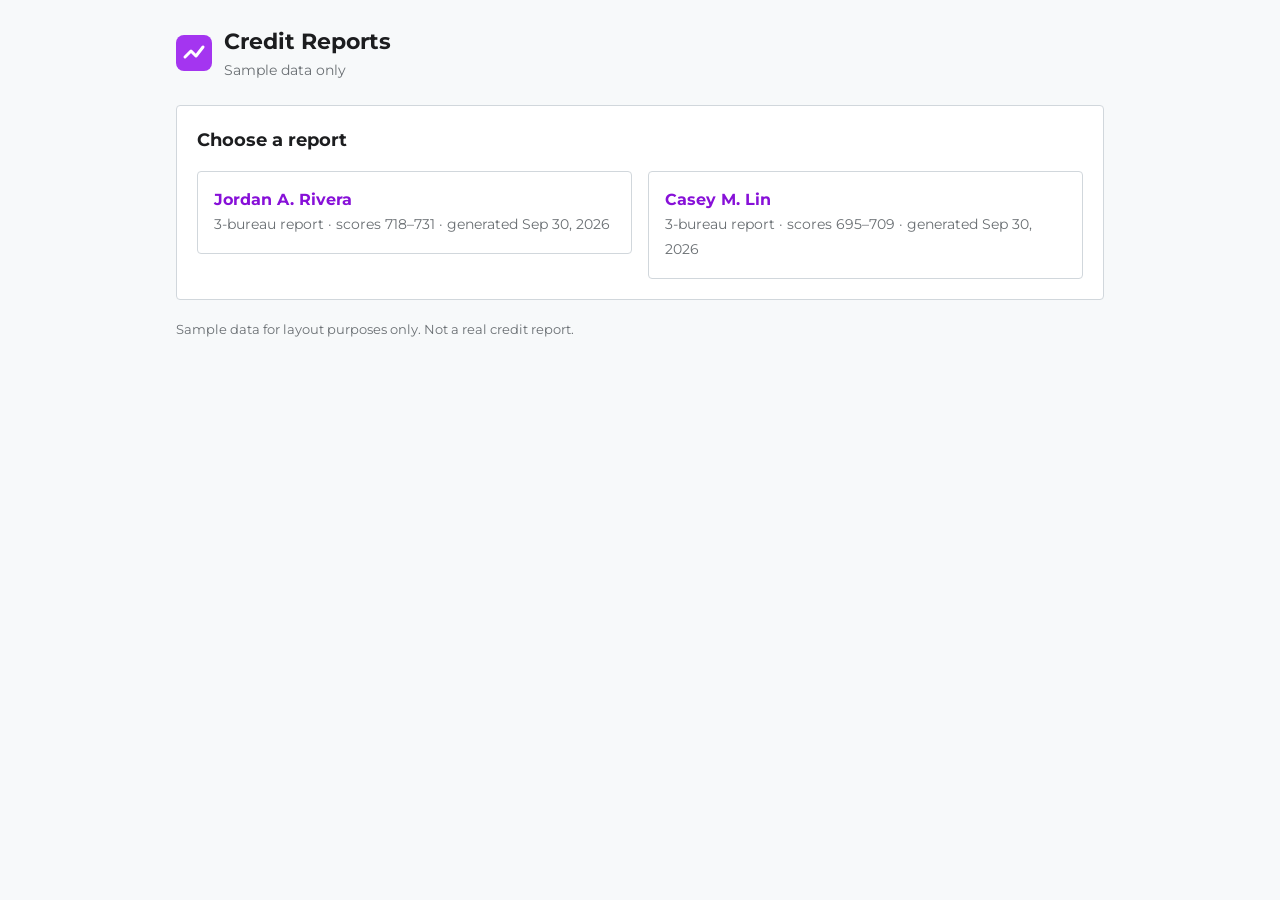
<file: index.html>
<!DOCTYPE html>
<html lang="en">
<head>
<meta charset="utf-8">
<meta name="viewport" content="width=device-width, initial-scale=1">
<title>Credit Reports (SAMPLE DATA)</title>
<link rel="preconnect" href="https://fonts.googleapis.com">
<link rel="preconnect" href="https://fonts.gstatic.com" crossorigin>
<link href="https://fonts.googleapis.com/css2?family=Montserrat:wght@400;600;700&display=swap" rel="stylesheet">
<link rel="stylesheet" href="css/report.css">
</head>
<body>
<div class="wrap">
<header class="top">
  <img src="assets/logo.svg" alt="" width="36" height="36">
  <div><h1>Credit Reports</h1><p>Sample data only</p></div>
</header>
<main>
<section>
  <h2>Choose a report</h2>
  <!-- To add a report, copy one <li> and change the link and text. -->
  <ul class="reports">
    <li><a href="report-1.html"><strong>Jordan A. Rivera</strong><span>3-bureau report · scores 718–731 · generated Sep 30, 2026</span></a></li>
    <li><a href="report-2.html"><strong>Casey M. Lin</strong><span>3-bureau report · scores 695–709 · generated Sep 30, 2026</span></a></li>
  </ul>
</section>
</main>
<footer><p>Sample data for layout purposes only. Not a real credit report.</p></footer>
</div>
</body>
</html>
</file>
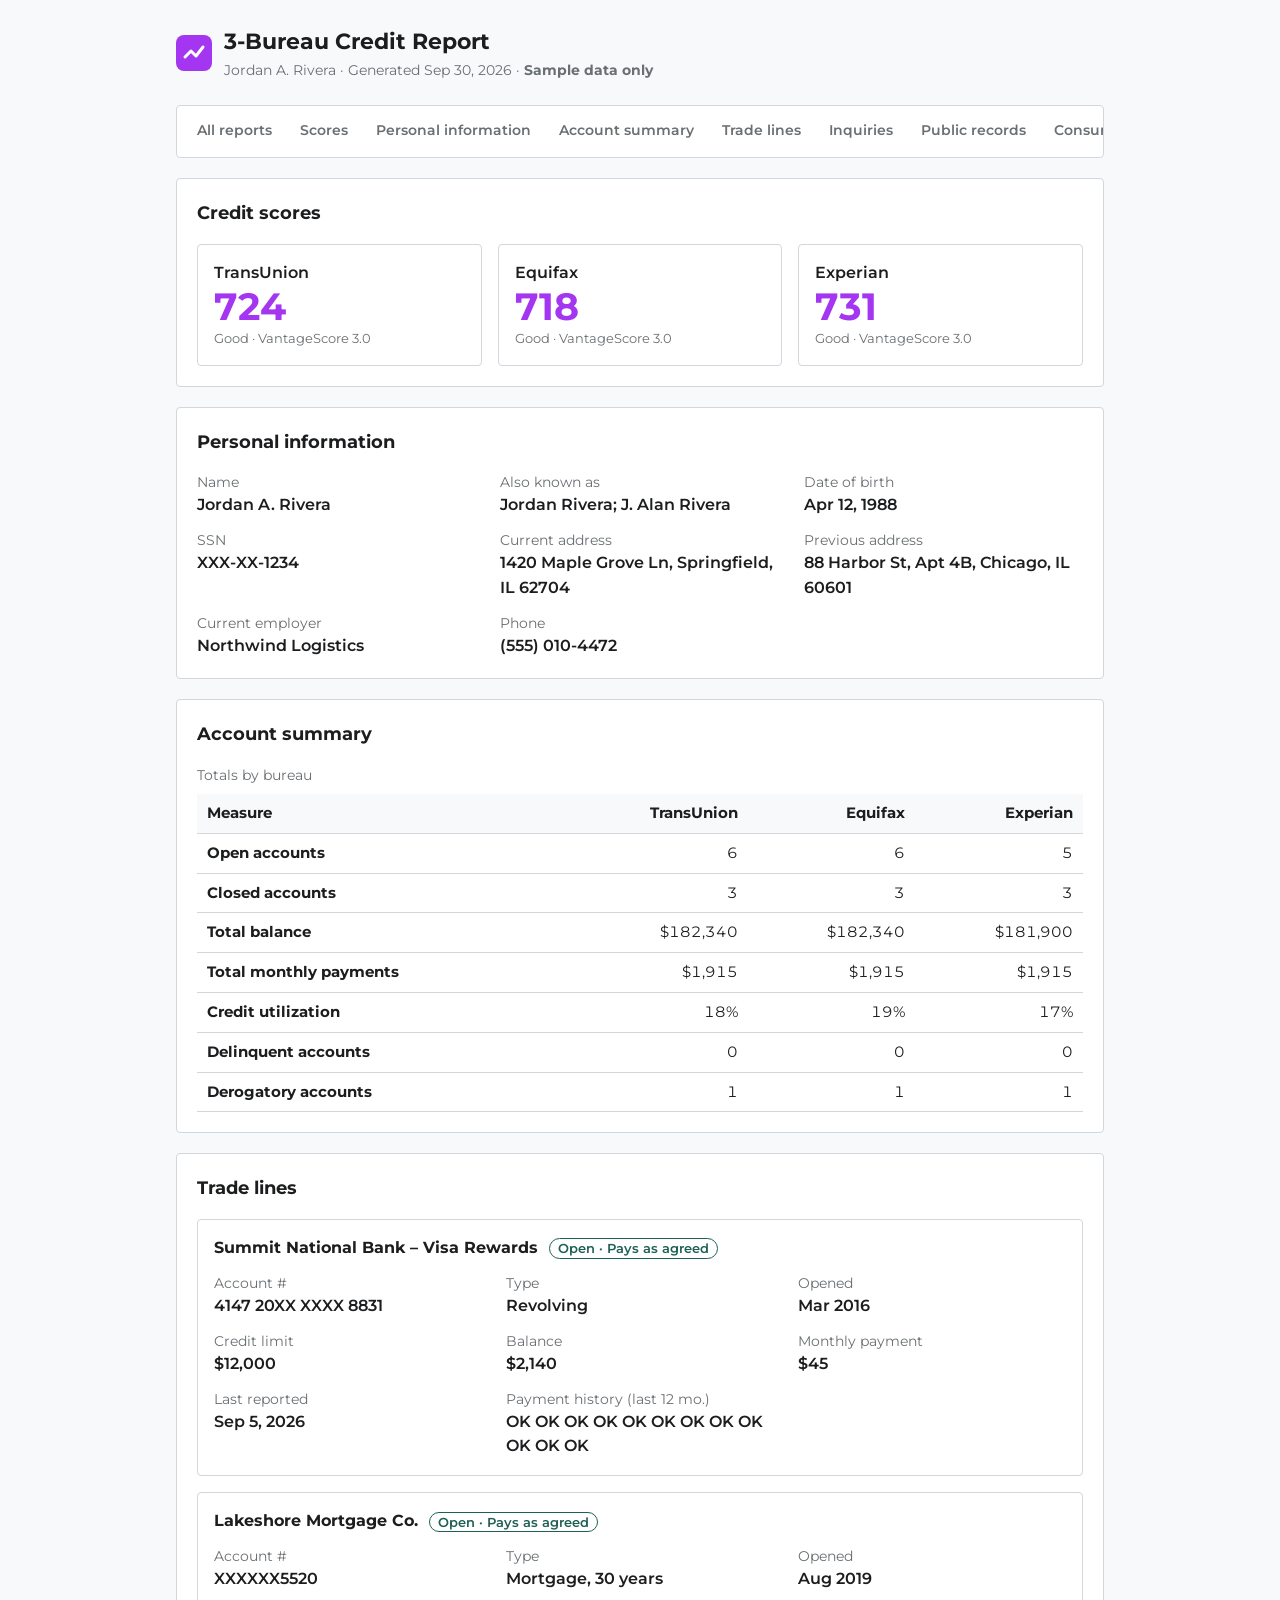
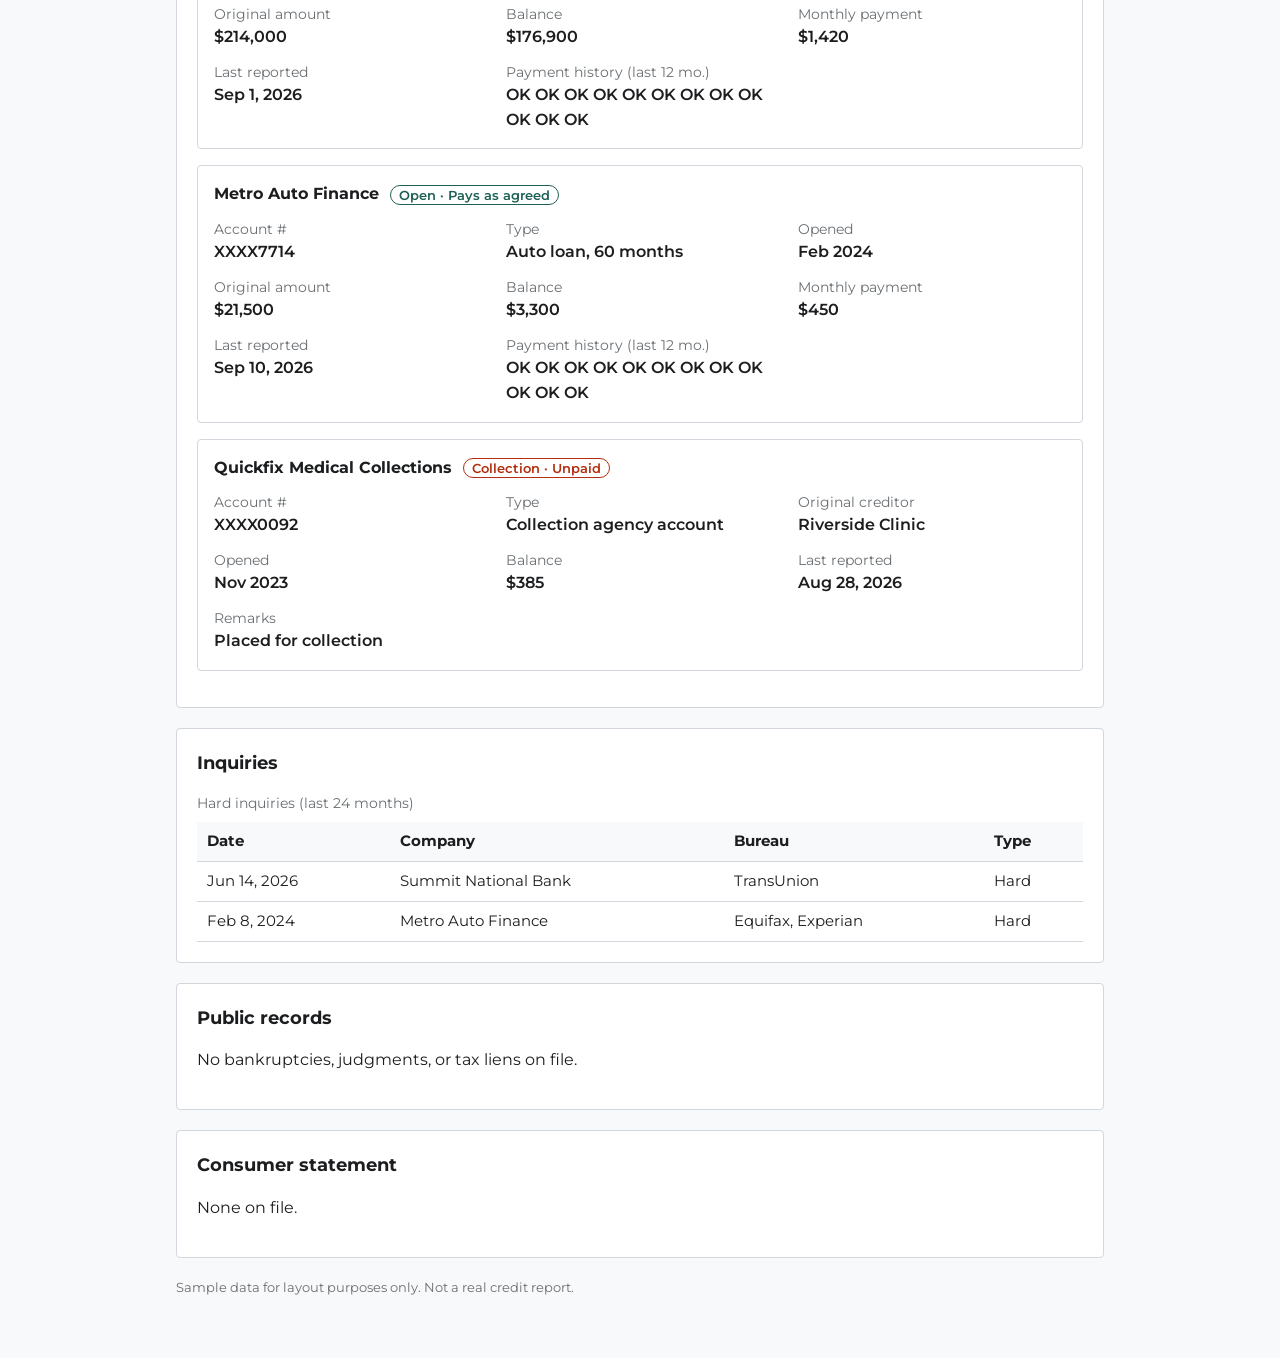
<file: report-1.html>
<!DOCTYPE html>
<html lang="en">
<head>
<meta charset="utf-8">
<meta name="viewport" content="width=device-width, initial-scale=1">
<title>Credit Report – Jordan A. Rivera (SAMPLE DATA)</title>
<link rel="preconnect" href="https://fonts.googleapis.com">
<link rel="preconnect" href="https://fonts.gstatic.com" crossorigin>
<!-- Montserrat from Google Fonts; falls back to system fonts if offline. To self-host, replace with an @font-face rule. -->
<link href="https://fonts.googleapis.com/css2?family=Montserrat:wght@400;600;700&display=swap" rel="stylesheet">
<link rel="stylesheet" href="css/report.css">
</head>
<body>
<div class="wrap">
<!-- HEADER: report title + generation info -->
<header class="top">
  <img src="assets/logo.svg" alt="" width="36" height="36">
  <div><h1>3-Bureau Credit Report</h1>
  <p>Jordan A. Rivera · Generated <time datetime="2026-09-30">Sep 30, 2026</time> · <strong>Sample data only</strong></p></div>
</header>
<nav aria-label="Report sections"><ul>
  <li><a href="index.html">All reports</a></li>
  <li><a href="#scores">Scores</a></li><li><a href="#personal">Personal information</a></li><li><a href="#summary">Account summary</a></li>
  <li><a href="#tradelines">Trade lines</a></li><li><a href="#inquiries">Inquiries</a></li><li><a href="#public">Public records</a></li><li><a href="#statement">Consumer statement</a></li>
</ul></nav>
<main>

<!-- SECTION: SCORES. One .score block per bureau. -->
<section id="scores"><h2>Credit scores</h2>
<div class="scores">
  <div class="score"><span class="bureau">TransUnion</span><span class="num">724</span><small>Good · VantageScore 3.0</small></div>
  <div class="score"><span class="bureau">Equifax</span><span class="num">718</span><small>Good · VantageScore 3.0</small></div>
  <div class="score"><span class="bureau">Experian</span><span class="num">731</span><small>Good · VantageScore 3.0</small></div>
</div></section>

<!-- SECTION: PERSONAL INFORMATION. Add or remove <dt>/<dd> pairs freely. -->
<section id="personal"><h2>Personal information</h2>
<dl>
  <div><dt>Name</dt><dd>Jordan A. Rivera</dd></div>
  <div><dt>Also known as</dt><dd>Jordan Rivera; J. Alan Rivera</dd></div>
  <div><dt>Date of birth</dt><dd><time datetime="1988-04-12">Apr 12, 1988</time></dd></div>
  <div><dt>SSN</dt><dd>XXX-XX-1234</dd></div>
  <div><dt>Current address</dt><dd>1420 Maple Grove Ln, Springfield, IL 62704</dd></div>
  <div><dt>Previous address</dt><dd>88 Harbor St, Apt 4B, Chicago, IL 60601</dd></div>
  <div><dt>Current employer</dt><dd>Northwind Logistics</dd></div>
  <div><dt>Phone</dt><dd>(555) 010-4472</dd></div>
</dl></section>

<!-- SECTION: ACCOUNT SUMMARY -->
<section id="summary"><h2>Account summary</h2>
<div class="tw"><table><caption>Totals by bureau</caption>
<thead><tr><th scope="col">Measure</th><th scope="col" class="n">TransUnion</th><th scope="col" class="n">Equifax</th><th scope="col" class="n">Experian</th></tr></thead>
<tbody>
<tr><th scope="row">Open accounts</th><td class="n">6</td><td class="n">6</td><td class="n">5</td></tr>
<tr><th scope="row">Closed accounts</th><td class="n">3</td><td class="n">3</td><td class="n">3</td></tr>
<tr><th scope="row">Total balance</th><td class="n">$182,340</td><td class="n">$182,340</td><td class="n">$181,900</td></tr>
<tr><th scope="row">Total monthly payments</th><td class="n">$1,915</td><td class="n">$1,915</td><td class="n">$1,915</td></tr>
<tr><th scope="row">Credit utilization</th><td class="n">18%</td><td class="n">19%</td><td class="n">17%</td></tr>
<tr><th scope="row">Delinquent accounts</th><td class="n">0</td><td class="n">0</td><td class="n">0</td></tr>
<tr><th scope="row">Derogatory accounts</th><td class="n">1</td><td class="n">1</td><td class="n">1</td></tr>
</tbody></table></div></section>

<!-- SECTION: TRADE LINES. Copy one <article class="tradeline"> block per account. -->
<section id="tradelines"><h2>Trade lines</h2>

<article class="tradeline"><h3>Summit National Bank – Visa Rewards <span class="tag good">Open · Pays as agreed</span></h3>
<dl>
  <div><dt>Account #</dt><dd>4147 20XX XXXX 8831</dd></div>
  <div><dt>Type</dt><dd>Revolving</dd></div>
  <div><dt>Opened</dt><dd><time datetime="2016-03-01">Mar 2016</time></dd></div>
  <div><dt>Credit limit</dt><dd>$12,000</dd></div>
  <div><dt>Balance</dt><dd>$2,140</dd></div>
  <div><dt>Monthly payment</dt><dd>$45</dd></div>
  <div><dt>Last reported</dt><dd><time datetime="2026-09-05">Sep 5, 2026</time></dd></div>
  <div><dt>Payment history (last 12 mo.)</dt><dd>OK OK OK OK OK OK OK OK OK OK OK OK</dd></div>
</dl></article>

<article class="tradeline"><h3>Lakeshore Mortgage Co. <span class="tag good">Open · Pays as agreed</span></h3>
<dl>
  <div><dt>Account #</dt><dd>XXXXXX5520</dd></div>
  <div><dt>Type</dt><dd>Mortgage, 30 years</dd></div>
  <div><dt>Opened</dt><dd><time datetime="2019-08-15">Aug 2019</time></dd></div>
  <div><dt>Original amount</dt><dd>$214,000</dd></div>
  <div><dt>Balance</dt><dd>$176,900</dd></div>
  <div><dt>Monthly payment</dt><dd>$1,420</dd></div>
  <div><dt>Last reported</dt><dd><time datetime="2026-09-01">Sep 1, 2026</time></dd></div>
  <div><dt>Payment history (last 12 mo.)</dt><dd>OK OK OK OK OK OK OK OK OK OK OK OK</dd></div>
</dl></article>

<article class="tradeline"><h3>Metro Auto Finance <span class="tag good">Open · Pays as agreed</span></h3>
<dl>
  <div><dt>Account #</dt><dd>XXXX7714</dd></div>
  <div><dt>Type</dt><dd>Auto loan, 60 months</dd></div>
  <div><dt>Opened</dt><dd><time datetime="2024-02-10">Feb 2024</time></dd></div>
  <div><dt>Original amount</dt><dd>$21,500</dd></div>
  <div><dt>Balance</dt><dd>$3,300</dd></div>
  <div><dt>Monthly payment</dt><dd>$450</dd></div>
  <div><dt>Last reported</dt><dd><time datetime="2026-09-10">Sep 10, 2026</time></dd></div>
  <div><dt>Payment history (last 12 mo.)</dt><dd>OK OK OK OK OK OK OK OK OK OK OK OK</dd></div>
</dl></article>

<article class="tradeline"><h3>Quickfix Medical Collections <span class="tag bad">Collection · Unpaid</span></h3>
<dl>
  <div><dt>Account #</dt><dd>XXXX0092</dd></div>
  <div><dt>Type</dt><dd>Collection agency account</dd></div>
  <div><dt>Original creditor</dt><dd>Riverside Clinic</dd></div>
  <div><dt>Opened</dt><dd><time datetime="2023-11-20">Nov 2023</time></dd></div>
  <div><dt>Balance</dt><dd>$385</dd></div>
  <div><dt>Last reported</dt><dd><time datetime="2026-08-28">Aug 28, 2026</time></dd></div>
  <div><dt>Remarks</dt><dd>Placed for collection</dd></div>
</dl></article>
</section>

<!-- SECTION: INQUIRIES. Add a <tr> per inquiry. -->
<section id="inquiries"><h2>Inquiries</h2>
<div class="tw"><table><caption>Hard inquiries (last 24 months)</caption>
<thead><tr><th scope="col">Date</th><th scope="col">Company</th><th scope="col">Bureau</th><th scope="col">Type</th></tr></thead>
<tbody>
<tr><td><time datetime="2026-06-14">Jun 14, 2026</time></td><td>Summit National Bank</td><td>TransUnion</td><td>Hard</td></tr>
<tr><td><time datetime="2024-02-08">Feb 8, 2024</time></td><td>Metro Auto Finance</td><td>Equifax, Experian</td><td>Hard</td></tr>
</tbody></table></div></section>

<!-- SECTION: PUBLIC RECORDS -->
<section id="public"><h2>Public records</h2>
<p>No bankruptcies, judgments, or tax liens on file.</p></section>

<!-- SECTION: CONSUMER STATEMENT -->
<section id="statement"><h2>Consumer statement</h2>
<p>None on file.</p></section>
</main>
<footer><p>Sample data for layout purposes only. Not a real credit report.</p></footer>
</div>
</body>
</html>
</file>
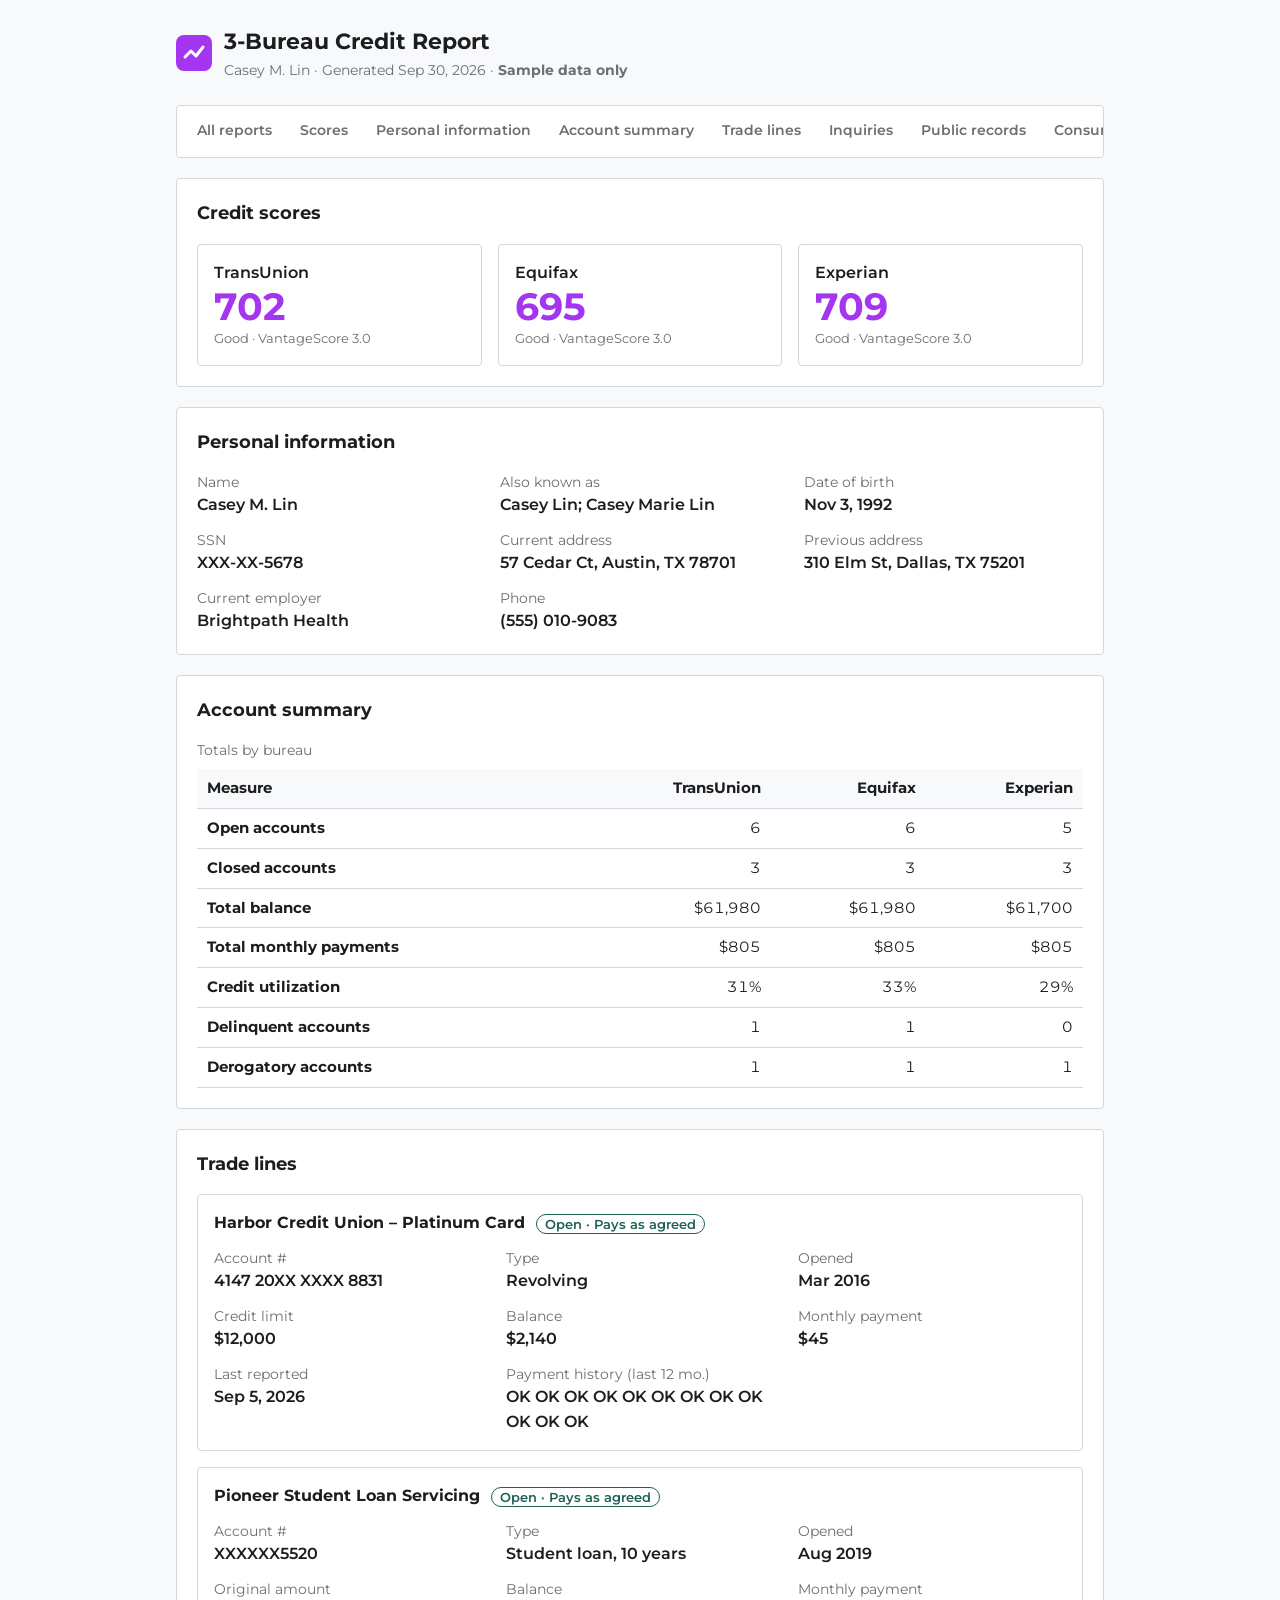
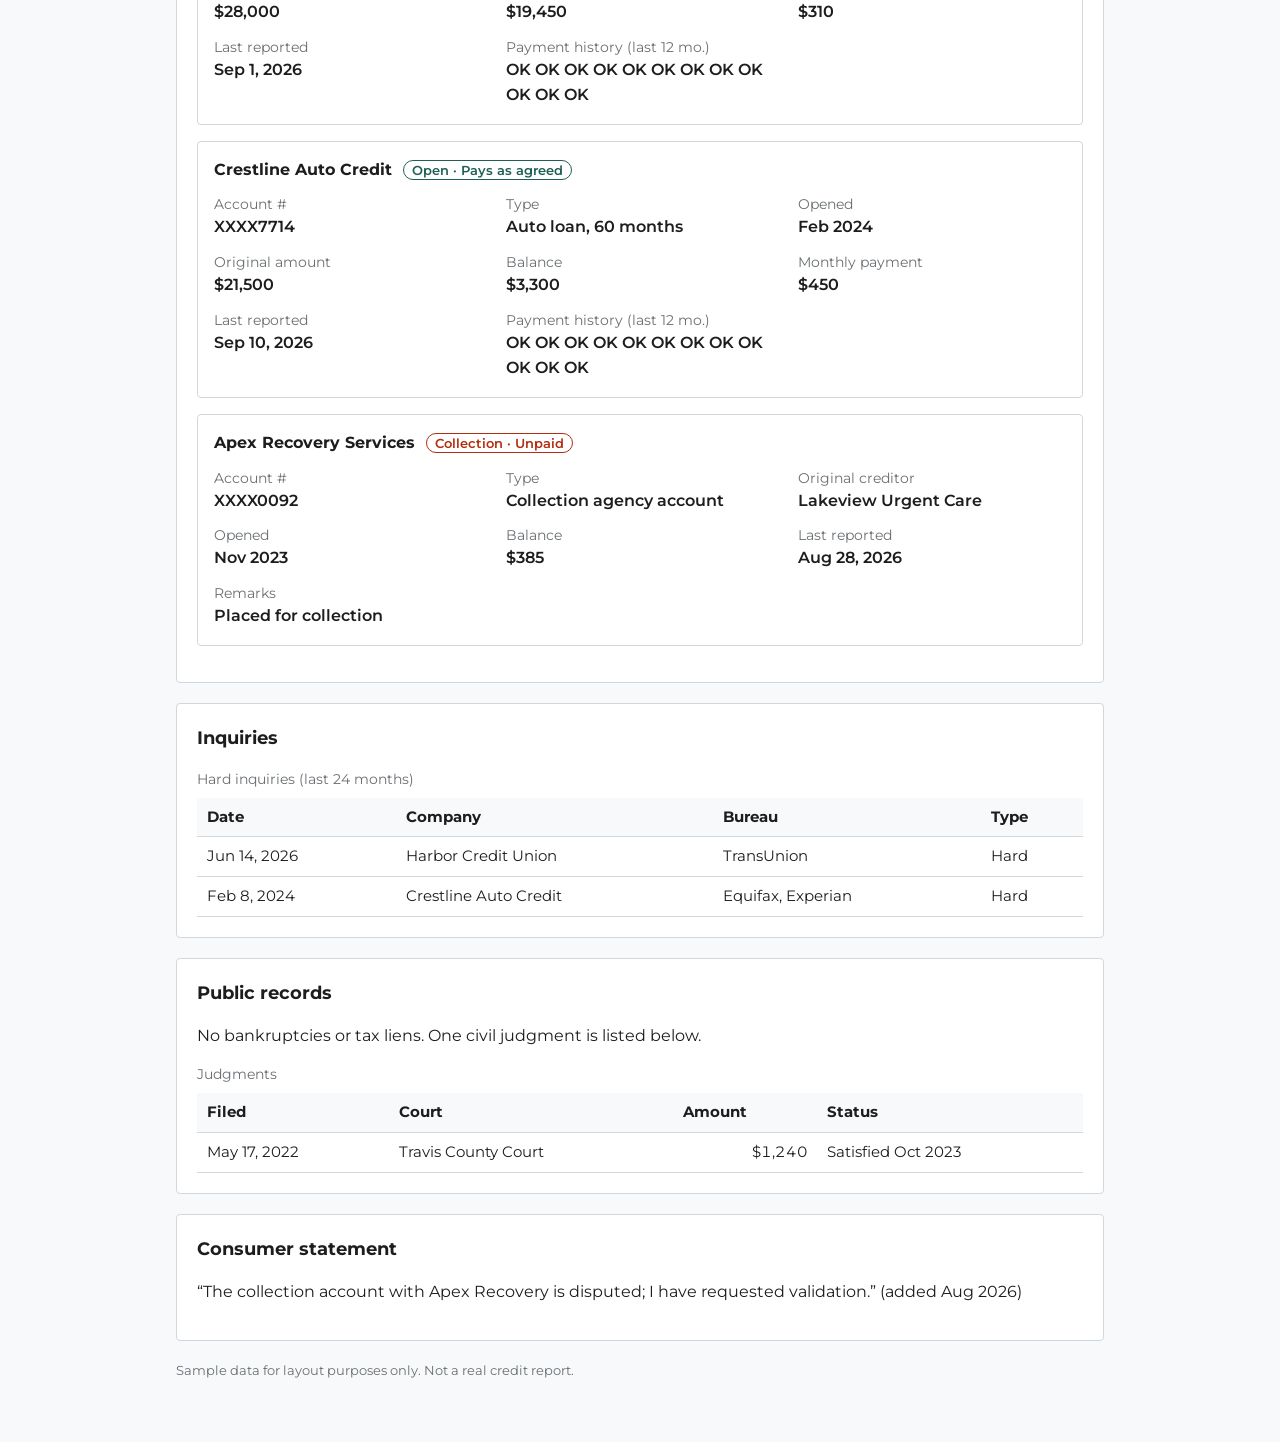
<file: report-2.html>
<!DOCTYPE html>
<html lang="en">
<head>
<meta charset="utf-8">
<meta name="viewport" content="width=device-width, initial-scale=1">
<title>Credit Report – Casey M. Lin (SAMPLE DATA)</title>
<link rel="preconnect" href="https://fonts.googleapis.com">
<link rel="preconnect" href="https://fonts.gstatic.com" crossorigin>
<!-- Montserrat from Google Fonts; falls back to system fonts if offline. To self-host, replace with an @font-face rule. -->
<link href="https://fonts.googleapis.com/css2?family=Montserrat:wght@400;600;700&display=swap" rel="stylesheet">
<link rel="stylesheet" href="css/report.css">
</head>
<body>
<div class="wrap">
<!-- HEADER: report title + generation info -->
<header class="top">
  <img src="assets/logo.svg" alt="" width="36" height="36">
  <div><h1>3-Bureau Credit Report</h1>
  <p>Casey M. Lin · Generated <time datetime="2026-09-30">Sep 30, 2026</time> · <strong>Sample data only</strong></p></div>
</header>
<nav aria-label="Report sections"><ul>
  <li><a href="index.html">All reports</a></li>
  <li><a href="#scores">Scores</a></li><li><a href="#personal">Personal information</a></li><li><a href="#summary">Account summary</a></li>
  <li><a href="#tradelines">Trade lines</a></li><li><a href="#inquiries">Inquiries</a></li><li><a href="#public">Public records</a></li><li><a href="#statement">Consumer statement</a></li>
</ul></nav>
<main>

<!-- SECTION: SCORES. One .score block per bureau. -->
<section id="scores"><h2>Credit scores</h2>
<div class="scores">
  <div class="score"><span class="bureau">TransUnion</span><span class="num">702</span><small>Good · VantageScore 3.0</small></div>
  <div class="score"><span class="bureau">Equifax</span><span class="num">695</span><small>Good · VantageScore 3.0</small></div>
  <div class="score"><span class="bureau">Experian</span><span class="num">709</span><small>Good · VantageScore 3.0</small></div>
</div></section>

<!-- SECTION: PERSONAL INFORMATION. Add or remove <dt>/<dd> pairs freely. -->
<section id="personal"><h2>Personal information</h2>
<dl>
  <div><dt>Name</dt><dd>Casey M. Lin</dd></div>
  <div><dt>Also known as</dt><dd>Casey Lin; Casey Marie Lin</dd></div>
  <div><dt>Date of birth</dt><dd><time datetime="1992-11-03">Nov 3, 1992</time></dd></div>
  <div><dt>SSN</dt><dd>XXX-XX-5678</dd></div>
  <div><dt>Current address</dt><dd>57 Cedar Ct, Austin, TX 78701</dd></div>
  <div><dt>Previous address</dt><dd>310 Elm St, Dallas, TX 75201</dd></div>
  <div><dt>Current employer</dt><dd>Brightpath Health</dd></div>
  <div><dt>Phone</dt><dd>(555) 010-9083</dd></div>
</dl></section>

<!-- SECTION: ACCOUNT SUMMARY -->
<section id="summary"><h2>Account summary</h2>
<div class="tw"><table><caption>Totals by bureau</caption>
<thead><tr><th scope="col">Measure</th><th scope="col" class="n">TransUnion</th><th scope="col" class="n">Equifax</th><th scope="col" class="n">Experian</th></tr></thead>
<tbody>
<tr><th scope="row">Open accounts</th><td class="n">6</td><td class="n">6</td><td class="n">5</td></tr>
<tr><th scope="row">Closed accounts</th><td class="n">3</td><td class="n">3</td><td class="n">3</td></tr>
<tr><th scope="row">Total balance</th><td class="n">$61,980</td><td class="n">$61,980</td><td class="n">$61,700</td></tr>
<tr><th scope="row">Total monthly payments</th><td class="n">$805</td><td class="n">$805</td><td class="n">$805</td></tr>
<tr><th scope="row">Credit utilization</th><td class="n">31%</td><td class="n">33%</td><td class="n">29%</td></tr>
<tr><th scope="row">Delinquent accounts</th><td class="n">1</td><td class="n">1</td><td class="n">0</td></tr>
<tr><th scope="row">Derogatory accounts</th><td class="n">1</td><td class="n">1</td><td class="n">1</td></tr>
</tbody></table></div></section>

<!-- SECTION: TRADE LINES. Copy one <article class="tradeline"> block per account. -->
<section id="tradelines"><h2>Trade lines</h2>

<article class="tradeline"><h3>Harbor Credit Union – Platinum Card <span class="tag good">Open · Pays as agreed</span></h3>
<dl>
  <div><dt>Account #</dt><dd>4147 20XX XXXX 8831</dd></div>
  <div><dt>Type</dt><dd>Revolving</dd></div>
  <div><dt>Opened</dt><dd><time datetime="2016-03-01">Mar 2016</time></dd></div>
  <div><dt>Credit limit</dt><dd>$12,000</dd></div>
  <div><dt>Balance</dt><dd>$2,140</dd></div>
  <div><dt>Monthly payment</dt><dd>$45</dd></div>
  <div><dt>Last reported</dt><dd><time datetime="2026-09-05">Sep 5, 2026</time></dd></div>
  <div><dt>Payment history (last 12 mo.)</dt><dd>OK OK OK OK OK OK OK OK OK OK OK OK</dd></div>
</dl></article>

<article class="tradeline"><h3>Pioneer Student Loan Servicing <span class="tag good">Open · Pays as agreed</span></h3>
<dl>
  <div><dt>Account #</dt><dd>XXXXXX5520</dd></div>
  <div><dt>Type</dt><dd>Student loan, 10 years</dd></div>
  <div><dt>Opened</dt><dd><time datetime="2019-08-15">Aug 2019</time></dd></div>
  <div><dt>Original amount</dt><dd>$28,000</dd></div>
  <div><dt>Balance</dt><dd>$19,450</dd></div>
  <div><dt>Monthly payment</dt><dd>$310</dd></div>
  <div><dt>Last reported</dt><dd><time datetime="2026-09-01">Sep 1, 2026</time></dd></div>
  <div><dt>Payment history (last 12 mo.)</dt><dd>OK OK OK OK OK OK OK OK OK OK OK OK</dd></div>
</dl></article>

<article class="tradeline"><h3>Crestline Auto Credit <span class="tag good">Open · Pays as agreed</span></h3>
<dl>
  <div><dt>Account #</dt><dd>XXXX7714</dd></div>
  <div><dt>Type</dt><dd>Auto loan, 60 months</dd></div>
  <div><dt>Opened</dt><dd><time datetime="2024-02-10">Feb 2024</time></dd></div>
  <div><dt>Original amount</dt><dd>$21,500</dd></div>
  <div><dt>Balance</dt><dd>$3,300</dd></div>
  <div><dt>Monthly payment</dt><dd>$450</dd></div>
  <div><dt>Last reported</dt><dd><time datetime="2026-09-10">Sep 10, 2026</time></dd></div>
  <div><dt>Payment history (last 12 mo.)</dt><dd>OK OK OK OK OK OK OK OK OK OK OK OK</dd></div>
</dl></article>

<article class="tradeline"><h3>Apex Recovery Services <span class="tag bad">Collection · Unpaid</span></h3>
<dl>
  <div><dt>Account #</dt><dd>XXXX0092</dd></div>
  <div><dt>Type</dt><dd>Collection agency account</dd></div>
  <div><dt>Original creditor</dt><dd>Lakeview Urgent Care</dd></div>
  <div><dt>Opened</dt><dd><time datetime="2023-11-20">Nov 2023</time></dd></div>
  <div><dt>Balance</dt><dd>$385</dd></div>
  <div><dt>Last reported</dt><dd><time datetime="2026-08-28">Aug 28, 2026</time></dd></div>
  <div><dt>Remarks</dt><dd>Placed for collection</dd></div>
</dl></article>
</section>

<!-- SECTION: INQUIRIES. Add a <tr> per inquiry. -->
<section id="inquiries"><h2>Inquiries</h2>
<div class="tw"><table><caption>Hard inquiries (last 24 months)</caption>
<thead><tr><th scope="col">Date</th><th scope="col">Company</th><th scope="col">Bureau</th><th scope="col">Type</th></tr></thead>
<tbody>
<tr><td><time datetime="2026-06-14">Jun 14, 2026</time></td><td>Harbor Credit Union</td><td>TransUnion</td><td>Hard</td></tr>
<tr><td><time datetime="2024-02-08">Feb 8, 2024</time></td><td>Crestline Auto Credit</td><td>Equifax, Experian</td><td>Hard</td></tr>
</tbody></table></div></section>

<!-- SECTION: PUBLIC RECORDS -->
<section id="public"><h2>Public records</h2>
<p>No bankruptcies or tax liens. One civil judgment is listed below.</p><div class="tw"><table><caption>Judgments</caption><thead><tr><th scope="col">Filed</th><th scope="col">Court</th><th scope="col">Amount</th><th scope="col">Status</th></tr></thead><tbody><tr><td><time datetime="2022-05-17">May 17, 2022</time></td><td>Travis County Court</td><td class="n">$1,240</td><td>Satisfied Oct 2023</td></tr></tbody></table></div></section>

<!-- SECTION: CONSUMER STATEMENT -->
<section id="statement"><h2>Consumer statement</h2>
<p>“The collection account with Apex Recovery is disputed; I have requested validation.” (added Aug 2026)</p></section>
</main>
<footer><p>Sample data for layout purposes only. Not a real credit report.</p></footer>
</div>
</body>
</html>
</file>
<file: css/report.css>
/* Shared stylesheet (light, Udemy-style palette, Montserrat). Edit tokens in :root to re-theme. */
:root{--ink:#1c1d1f;--muted:#6a6f73;--line:#d1d7dc;--bg:#f7f9fa;--card:#fff;--brand:#1c1d1f;--accent:#8710d8;--good:#1e6055;--warn:#b4690e;--bad:#b32d0f;
--font:"Montserrat",system-ui,-apple-system,"Segoe UI",Roboto,Helvetica,Arial,sans-serif}
*{box-sizing:border-box}
body{margin:0;background:var(--bg);color:var(--ink);font:16px/1.55 var(--font)}
.wrap{max-width:60rem;margin:0 auto;padding:1.5rem 1rem 3rem}
header.top{display:flex;gap:.75rem;align-items:center;flex-wrap:wrap;margin-bottom:1.5rem}
header.top h1{font-size:1.4rem;margin:0}
header.top p{margin:0;color:var(--muted);font-size:.9rem}
/* Section navigation: sticky tab bar, scrolls sideways on narrow screens */
html{scroll-behavior:smooth}
@media (prefers-reduced-motion:reduce){html{scroll-behavior:auto}}
section{scroll-margin-top:4.5rem}
nav{position:sticky;top:0;z-index:10;background:var(--card);border:1px solid var(--line);border-radius:4px;margin:0 0 1.25rem}
nav ul{list-style:none;display:flex;gap:.25rem;padding:0 .5rem;margin:0;overflow-x:auto;scrollbar-width:none}
nav ul::-webkit-scrollbar{display:none}
nav a{display:block;padding:.85rem .75rem;color:var(--muted);font-size:.85rem;font-weight:600;text-decoration:none;white-space:nowrap;border-bottom:3px solid transparent}
nav a:hover{color:var(--ink);border-bottom-color:var(--line)}
nav a:focus-visible{outline:3px solid var(--accent);outline-offset:-3px;color:var(--ink)}
nav a:target,nav a[aria-current]{color:var(--accent);border-bottom-color:var(--accent)}
a{color:var(--accent)}
a:focus-visible{outline:3px solid var(--accent);outline-offset:2px}
section{background:var(--card);border:1px solid var(--line);border-radius:4px;padding:1.25rem;margin-bottom:1.25rem}
h2{font-size:1.15rem;font-weight:700;margin:0 0 1rem;color:var(--brand)}
h3{font-size:1rem;margin:0 0 .75rem}
dl{display:grid;grid-template-columns:repeat(auto-fit,minmax(13rem,1fr));gap:.75rem 1.5rem;margin:0}
dt{color:var(--muted);font-size:.85rem}
dd{margin:0;font-weight:600}
.scores{display:grid;grid-template-columns:repeat(auto-fit,minmax(11rem,1fr));gap:1rem}
.score{border:1px solid var(--line);border-radius:4px;padding:1rem}
.score .num{font-size:2.4rem;font-weight:700;line-height:1.1;color:#a435f0;display:block}
.score .bureau{font-weight:600}.score small{color:var(--muted);display:block}
.tw{overflow-x:auto}
table{border-collapse:collapse;width:100%;font-size:.92rem}
caption{text-align:left;color:var(--muted);padding-bottom:.5rem;font-size:.85rem}
th,td{text-align:left;padding:.5rem .6rem;border-bottom:1px solid var(--line);vertical-align:top}
thead th{background:var(--bg);white-space:nowrap}
td.n,th.n{text-align:right;font-variant-numeric:tabular-nums}
.good{color:var(--good)}.warn{color:var(--warn)}.bad{color:var(--bad)}
.tradeline{border:1px solid var(--line);border-radius:4px;padding:1rem;margin-bottom:1rem}
.tag{font-size:.8rem;font-weight:600;padding:.1rem .5rem;border:1px solid currentColor;border-radius:99px;margin-left:.4rem;white-space:nowrap}
footer{color:var(--muted);font-size:.8rem}
@media print{body{background:#fff;color:#000}section,.tradeline{break-inside:avoid;border-color:#999}nav{display:none}.tw{overflow:visible}}
/* Index page: list of report links */
.reports{list-style:none;padding:0;margin:0;display:grid;gap:1rem;grid-template-columns:repeat(auto-fit,minmax(16rem,1fr))}
.reports a{display:block;border:1px solid var(--line);border-radius:4px;padding:1rem;text-decoration:none;color:var(--ink)}
.reports a:hover{border-color:var(--accent)}
.reports strong{display:block;color:var(--accent)}
.reports span{color:var(--muted);font-size:.9rem}
</file>
